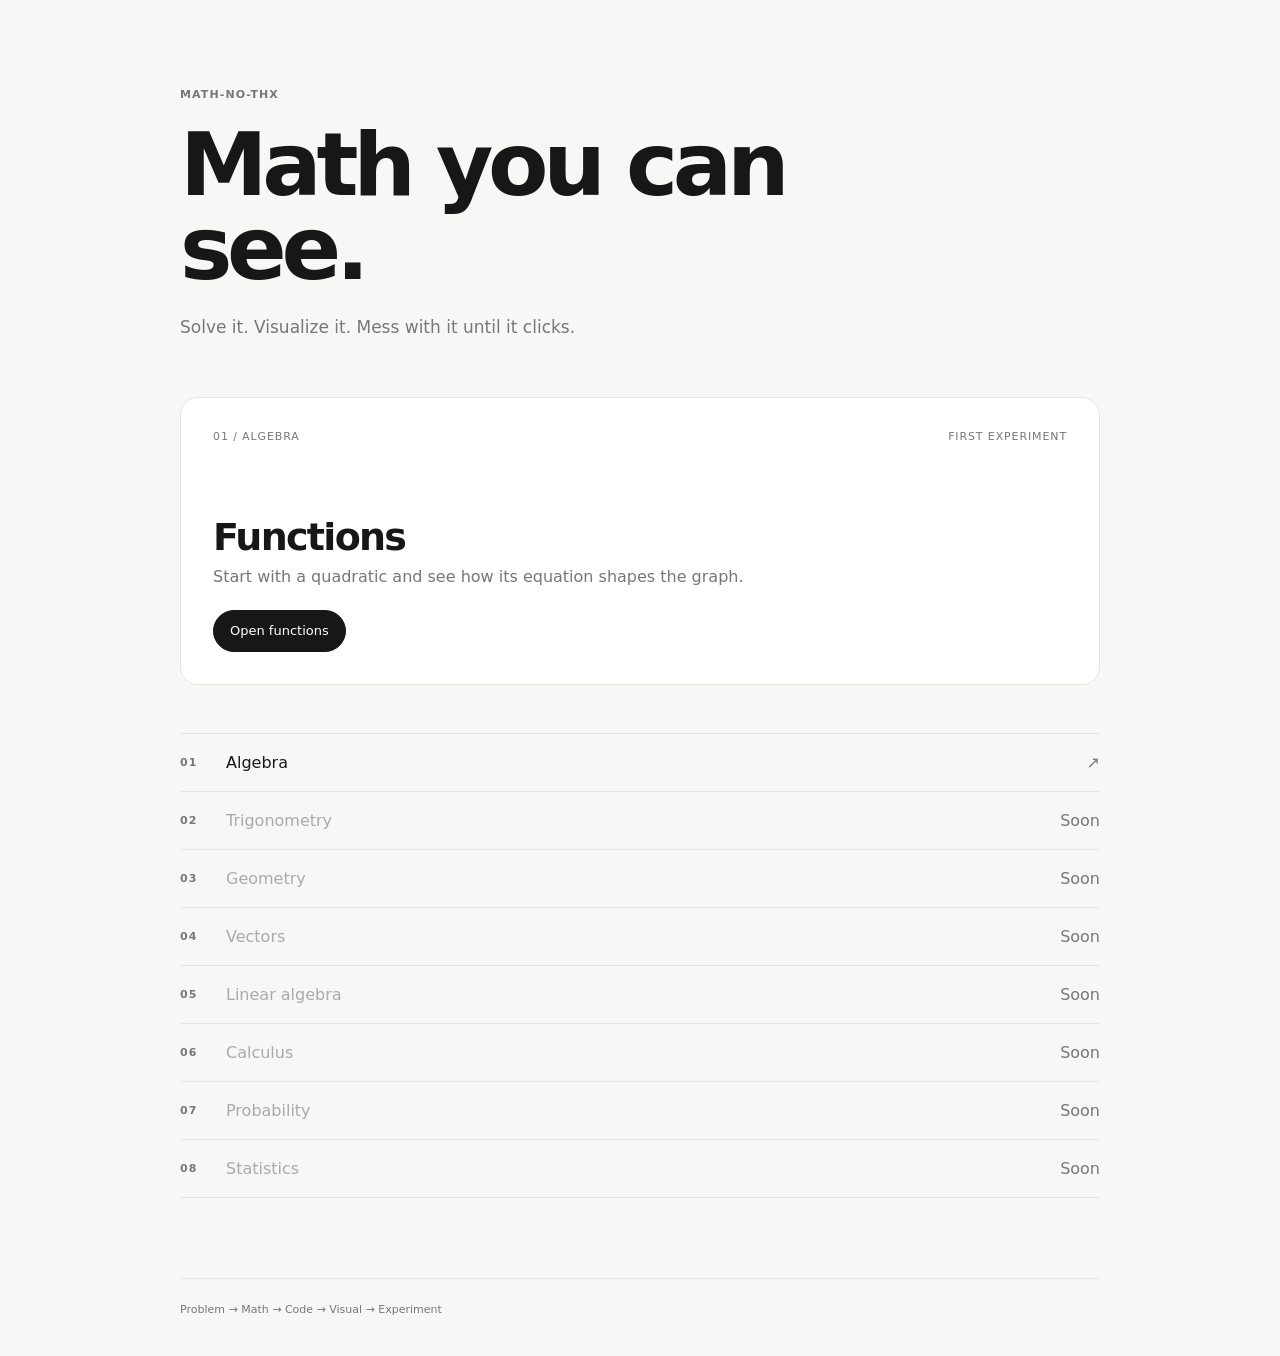
<file: index.html>
<!doctype html>
<html lang="en">
<head>
  <meta charset="utf-8">
  <meta name="viewport" content="width=device-width, initial-scale=1">
  <title>math-no-thx</title>
  <link rel="stylesheet" href="style.css">
</head>
<body>
  <header class="hero">
    <p class="eyebrow">math-no-thx</p>
    <h1>Math you can see.</h1>
    <p class="intro">Solve it. Visualize it. Mess with it until it clicks.</p>
  </header>

  <main class="container">
    <section class="card">
      <div class="card-top">
        <span class="tag">01 / Algebra</span>
        <span class="status">First experiment</span>
      </div>
      <h2>Functions</h2>
      <p>Start with a quadratic and see how its equation shapes the graph.</p>
      <a class="button" href="./functions/">Open functions</a>
    </section>

    <nav class="topics" aria-label="Topics">
      <a class="topic" href="./functions/">
        <span class="topic-number">01</span>
        <span>Algebra</span>
        <span class="topic-arrow">↗</span>
      </a>
      <a class="topic disabled" href="#">
        <span class="topic-number">02</span>
        <span>Trigonometry</span>
        <span class="topic-arrow">Soon</span>
      </a>
      <a class="topic disabled" href="#">
        <span class="topic-number">03</span>
        <span>Geometry</span>
        <span class="topic-arrow">Soon</span>
      </a>
      <a class="topic disabled" href="#">
        <span class="topic-number">04</span>
        <span>Vectors</span>
        <span class="topic-arrow">Soon</span>
      </a>
      <a class="topic disabled" href="#">
        <span class="topic-number">05</span>
        <span>Linear algebra</span>
        <span class="topic-arrow">Soon</span>
      </a>
      <a class="topic disabled" href="#">
        <span class="topic-number">06</span>
        <span>Calculus</span>
        <span class="topic-arrow">Soon</span>
      </a>
      <a class="topic disabled" href="#">
        <span class="topic-number">07</span>
        <span>Probability</span>
        <span class="topic-arrow">Soon</span>
      </a>
      <a class="topic disabled" href="#">
        <span class="topic-number">08</span>
        <span>Statistics</span>
        <span class="topic-arrow">Soon</span>
      </a>
    </nav>
  </main>

  <footer>
    Problem → Math → Code → Visual → Experiment
  </footer>
</body>
</html>
</file>
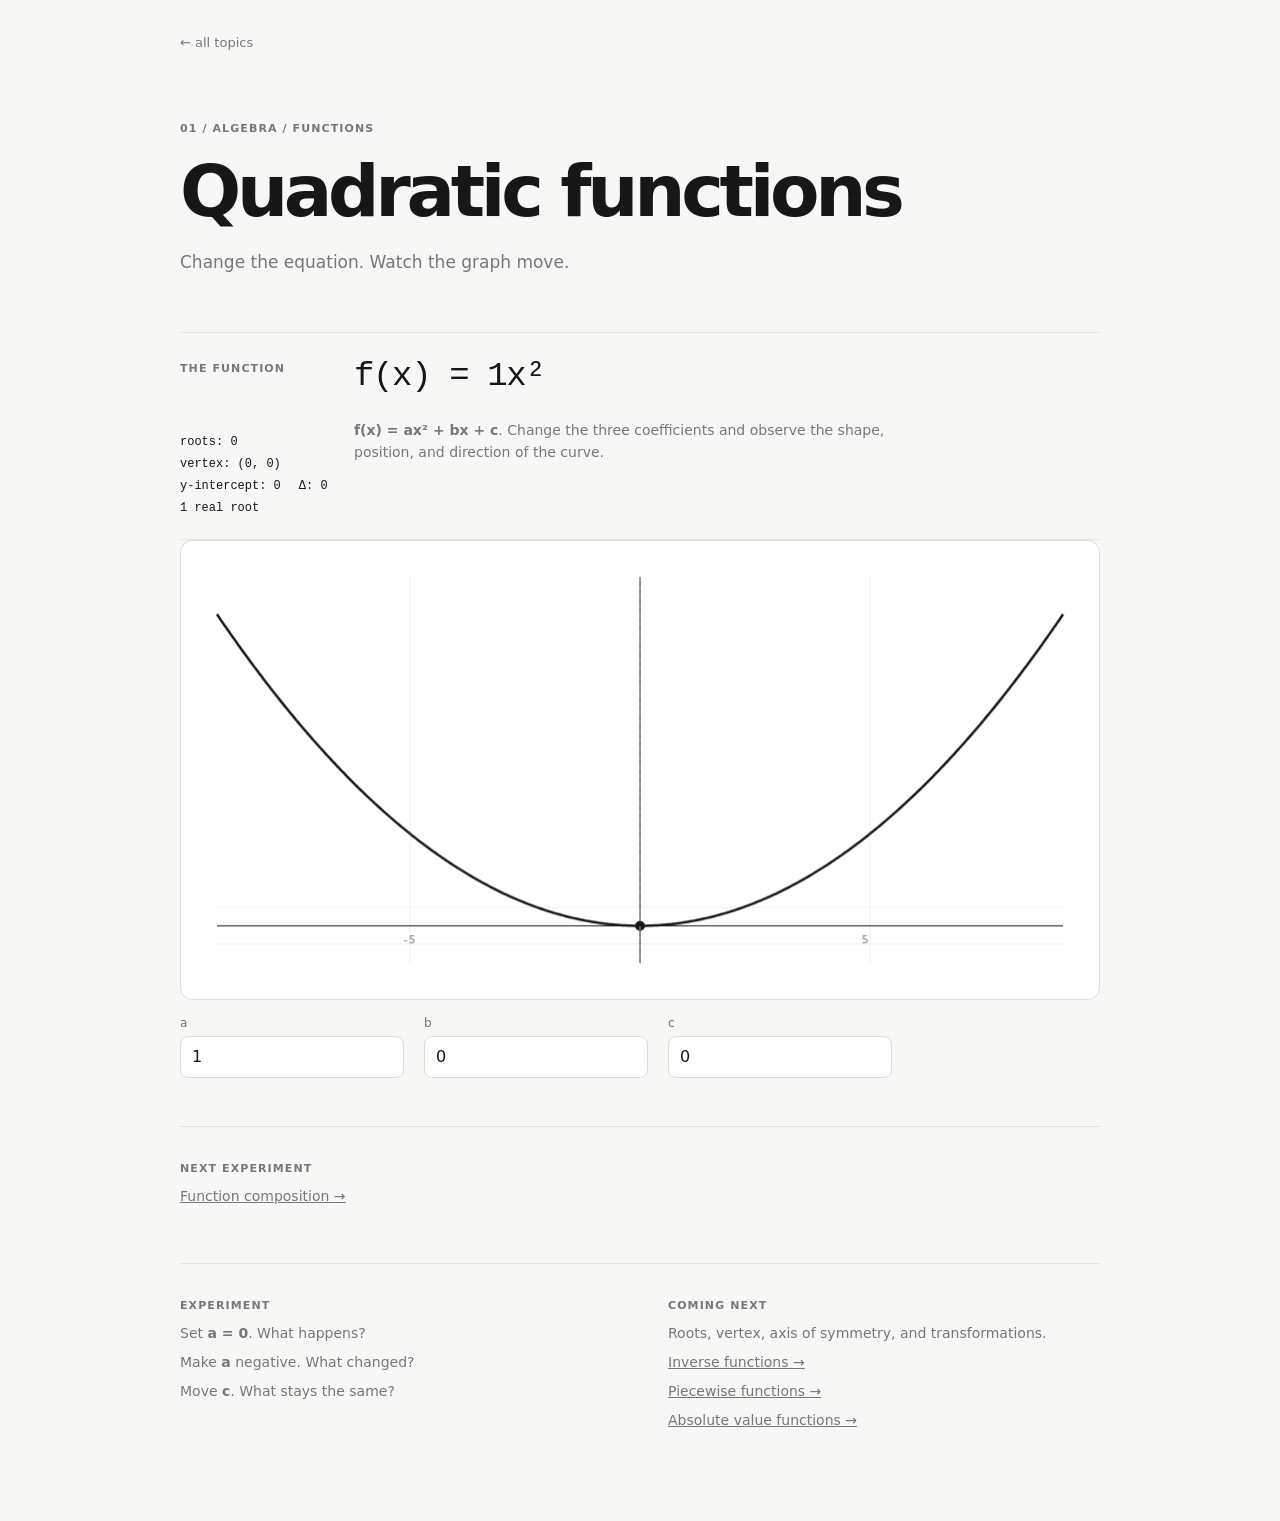
<file: functions/index.html>
<!doctype html>
<html lang="en">
<head>
  <meta charset="utf-8">
  <meta name="viewport" content="width=device-width, initial-scale=1">
  <title>Functions | math-no-thx</title>
  <link rel="stylesheet" href="../style.css">
  <link rel="stylesheet" href="../viz/viz.css">
</head>
<body>
  <main class="page">
    <a class="back" href="../">← all topics</a>

    <header class="concept-header">
      <p class="eyebrow">01 / Algebra / Functions</p>
      <h1>Quadratic functions</h1>
      <p class="lead">Change the equation. Watch the graph move.</p>
    </header>

    <section class="concept">
      <div class="math-card">
        <p class="label">The function</p>
        <p class="equation" id="equation">f(x) = x²</p>
        <div class="function-facts" id="facts"></div>
        <p class="explanation">
          <strong>f(x) = ax² + bx + c</strong>. Change the three coefficients
          and observe the shape, position, and direction of the curve.
        </p>
      </div>

      <div class="viz">
        <div class="graph-wrap">
          <canvas id="graph" class="viz-canvas"></canvas>
          <div id="cursor" class="graph-cursor" aria-hidden="true"></div>
        </div>

        <div class="viz-controls">
          <div class="viz-control">
            <label for="a">a</label>
            <input id="a" type="number" step="any" value="1">
          </div>

          <div class="viz-control">
            <label for="b">b</label>
            <input id="b" type="number" step="any" value="0">
          </div>

          <div class="viz-control">
            <label for="c">c</label>
            <input id="c" type="number" step="any" value="0">
          </div>
        </div>
      </div>
    </section>

    <section class="notes">
      <div>
        <p class="label">Next experiment</p>
        <p><a href="./composition/">Function composition →</a></p>
      </div>
    </section>

    <section class="notes">
      <div>
        <p class="label">Experiment</p>
        <p>Set <strong>a = 0</strong>. What happens?</p>
        <p>Make <strong>a</strong> negative. What changed?</p>
        <p>Move <strong>c</strong>. What stays the same?</p>
      </div>

      <div>
        <p class="label">Coming next</p>
        <p>Roots, vertex, axis of symmetry, and transformations.</p>
        <p><a href="./inverse/">Inverse functions →</a></p>
        <p><a href="./piecewise/">Piecewise functions →</a></p>
        <p><a href="./absolute-value/">Absolute value functions →</a></p>
      </div>
    </section>
  </main>

  <script type="module" src="./script.js"></script>
</body>
</html>
</file>
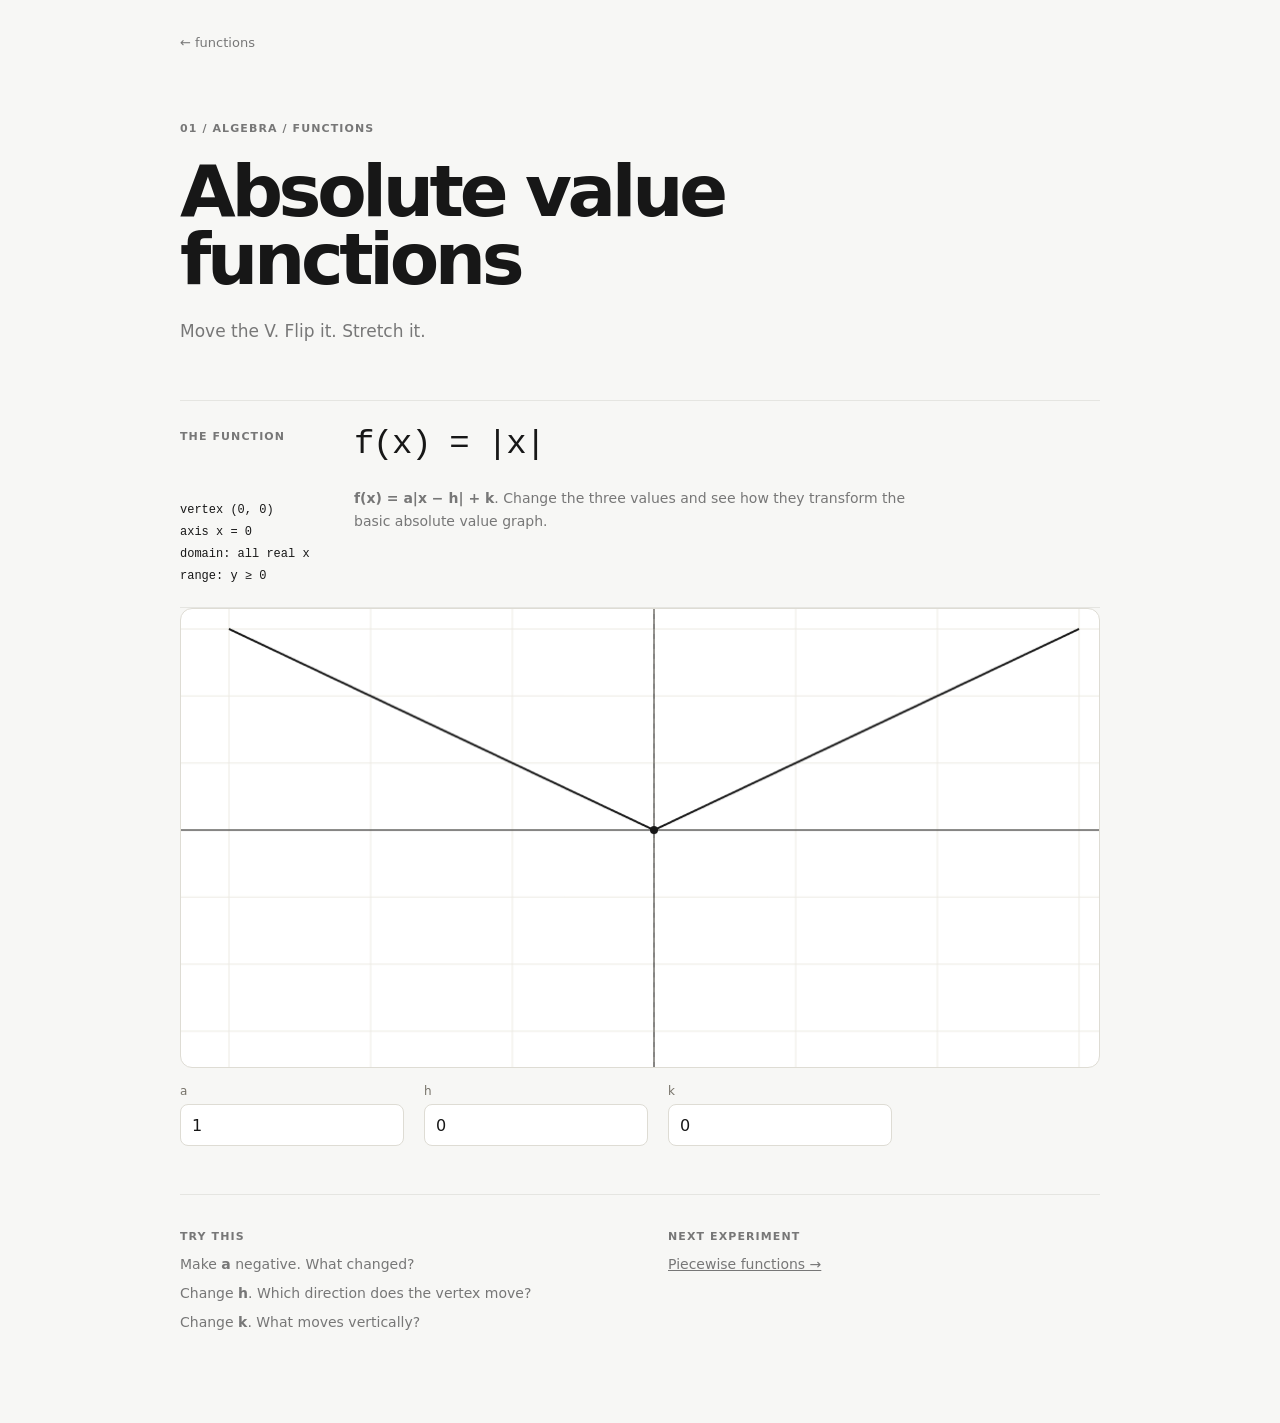
<file: functions/absolute-value/index.html>
<!doctype html>
<html lang="en">
<head>
  <meta charset="utf-8">
  <meta name="viewport" content="width=device-width, initial-scale=1">
  <title>Absolute value functions | math-no-thx</title>
  <link rel="stylesheet" href="../../style.css">
  <link rel="stylesheet" href="../../viz/viz.css">
</head>
<body>
  <main class="page">
    <a class="back" href="../">← functions</a>
    <header class="concept-header">
      <p class="eyebrow">01 / Algebra / Functions</p>
      <h1>Absolute value functions</h1>
      <p class="lead">Move the V. Flip it. Stretch it.</p>
    </header>
    <section class="concept">
      <div class="math-card">
        <p class="label">The function</p>
        <p class="equation" id="equation">f(x) = |x|</p>
        <div class="function-facts" id="facts"></div>
        <p class="explanation">
          <strong>f(x) = a|x − h| + k</strong>. Change the three values
          and see how they transform the basic absolute value graph.
        </p>
      </div>
      <div class="viz">
        <div class="graph-wrap">
          <canvas id="graph" class="viz-canvas"></canvas>
          <div id="cursor" class="graph-cursor" aria-hidden="true"></div>
        </div>
        <div class="viz-controls">
          <div class="viz-control"><label for="a">a</label><input id="a" type="number" step="any" value="1"></div>
          <div class="viz-control"><label for="h">h</label><input id="h" type="number" step="any" value="0"></div>
          <div class="viz-control"><label for="k">k</label><input id="k" type="number" step="any" value="0"></div>
        </div>
      </div>
    </section>
    <section class="notes">
      <div>
        <p class="label">Try this</p>
        <p>Make <strong>a</strong> negative. What changed?</p>
        <p>Change <strong>h</strong>. Which direction does the vertex move?</p>
        <p>Change <strong>k</strong>. What moves vertically?</p>
      </div>
      <div>
        <p class="label">Next experiment</p>
        <p><a href="../piecewise/">Piecewise functions →</a></p>
      </div>
    </section>
  </main>
  <script type="module" src="./script.js"></script>
</body>
</html>
</file>
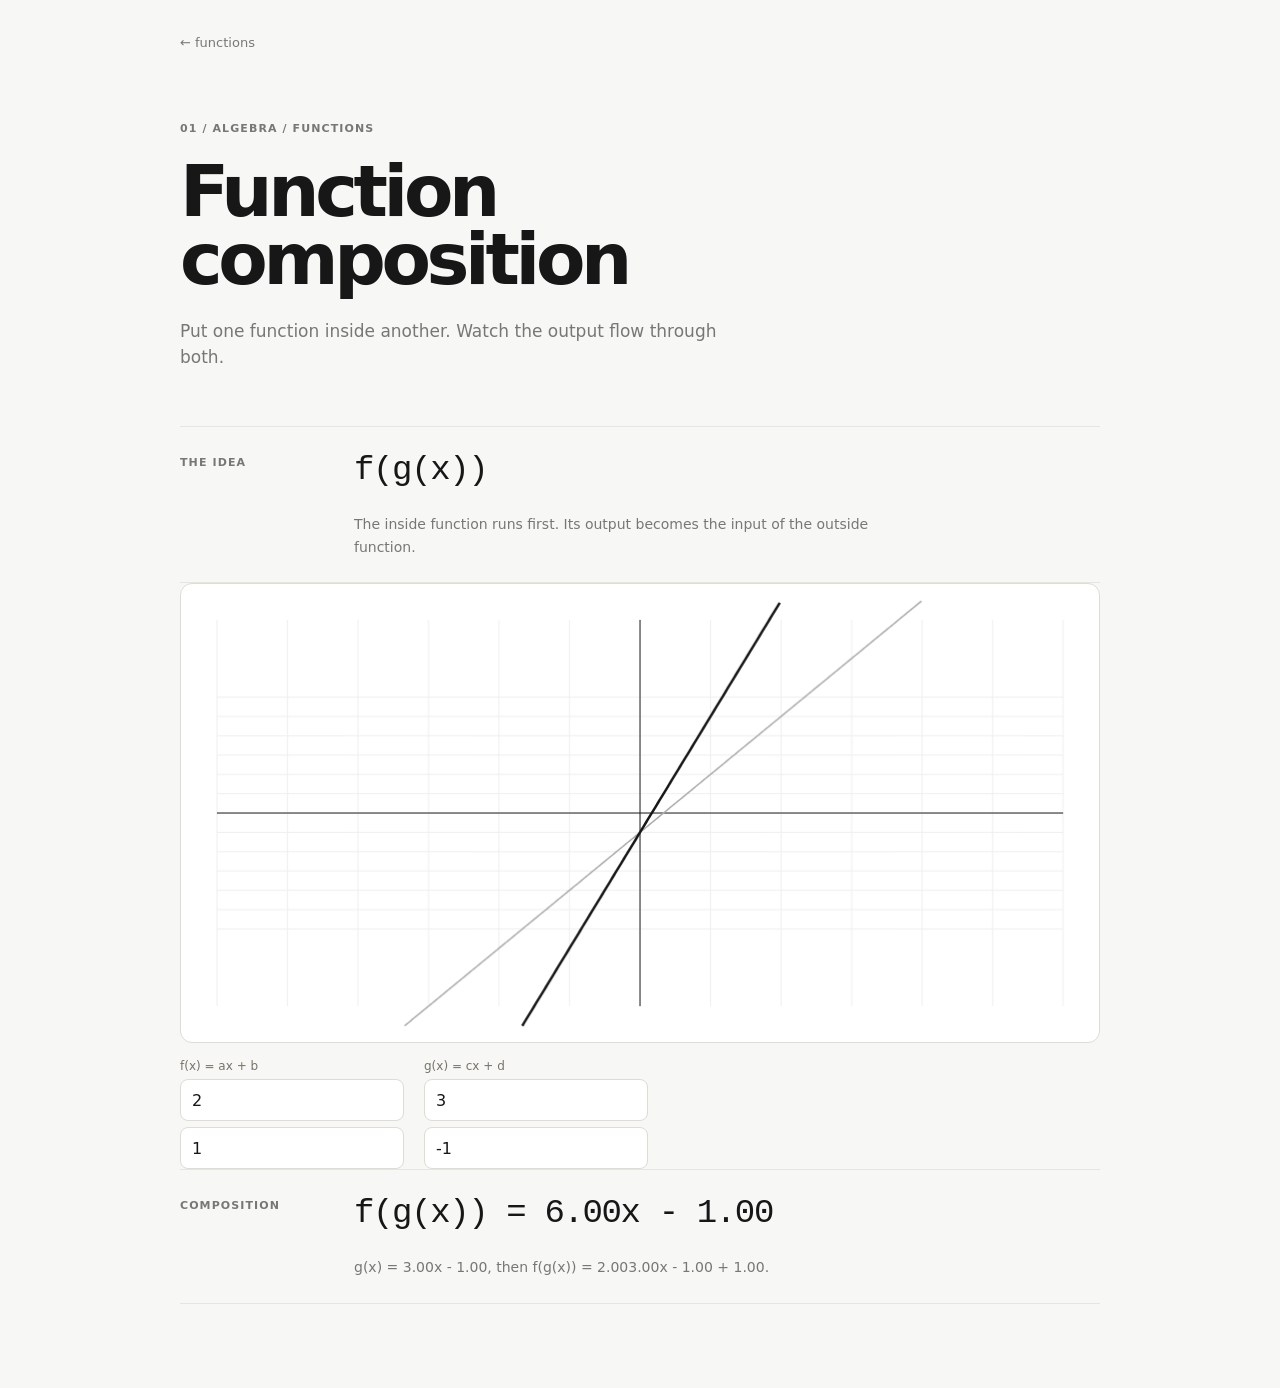
<file: functions/composition/index.html>
<!doctype html>
<html lang="en">
<head>
  <meta charset="utf-8">
  <meta name="viewport" content="width=device-width, initial-scale=1">
  <title>Composition | math-no-thx</title>
  <link rel="stylesheet" href="../../style.css">
  <link rel="stylesheet" href="../../viz/viz.css">
</head>
<body>
  <main class="page">
    <a class="back" href="../">← functions</a>

    <header class="concept-header">
      <p class="eyebrow">01 / Algebra / Functions</p>
      <h1>Function composition</h1>
      <p class="lead">Put one function inside another. Watch the output flow through both.</p>
    </header>

    <section class="concept">
      <div class="math-card">
        <p class="label">The idea</p>
        <p class="equation" id="equation">f(g(x))</p>
        <p class="explanation">
          The inside function runs first. Its output becomes the input of the outside function.
        </p>
      </div>

      <div class="viz">
        <canvas id="graph" class="viz-canvas"></canvas>

        <div class="viz-controls">
          <div class="viz-control">
            <label for="a">f(x) = ax + b</label>
            <input id="a" type="number" step="any" value="2">
            <input id="b" type="number" step="any" value="1">
          </div>

          <div class="viz-control">
            <label for="c">g(x) = cx + d</label>
            <input id="c" type="number" step="any" value="3">
            <input id="d" type="number" step="any" value="-1">
          </div>
        </div>
      </div>

      <div class="math-card">
        <p class="label">Composition</p>
        <p class="equation" id="result">f(g(x)) = 6x - 1</p>
        <p class="explanation" id="steps">
          g(x) = 3x - 1, then f(g(x)) = 2(3x - 1) + 1.
        </p>
      </div>
    </section>
  </main>

  <script type="module" src="./script.js"></script>
</body>
</html>
</file>
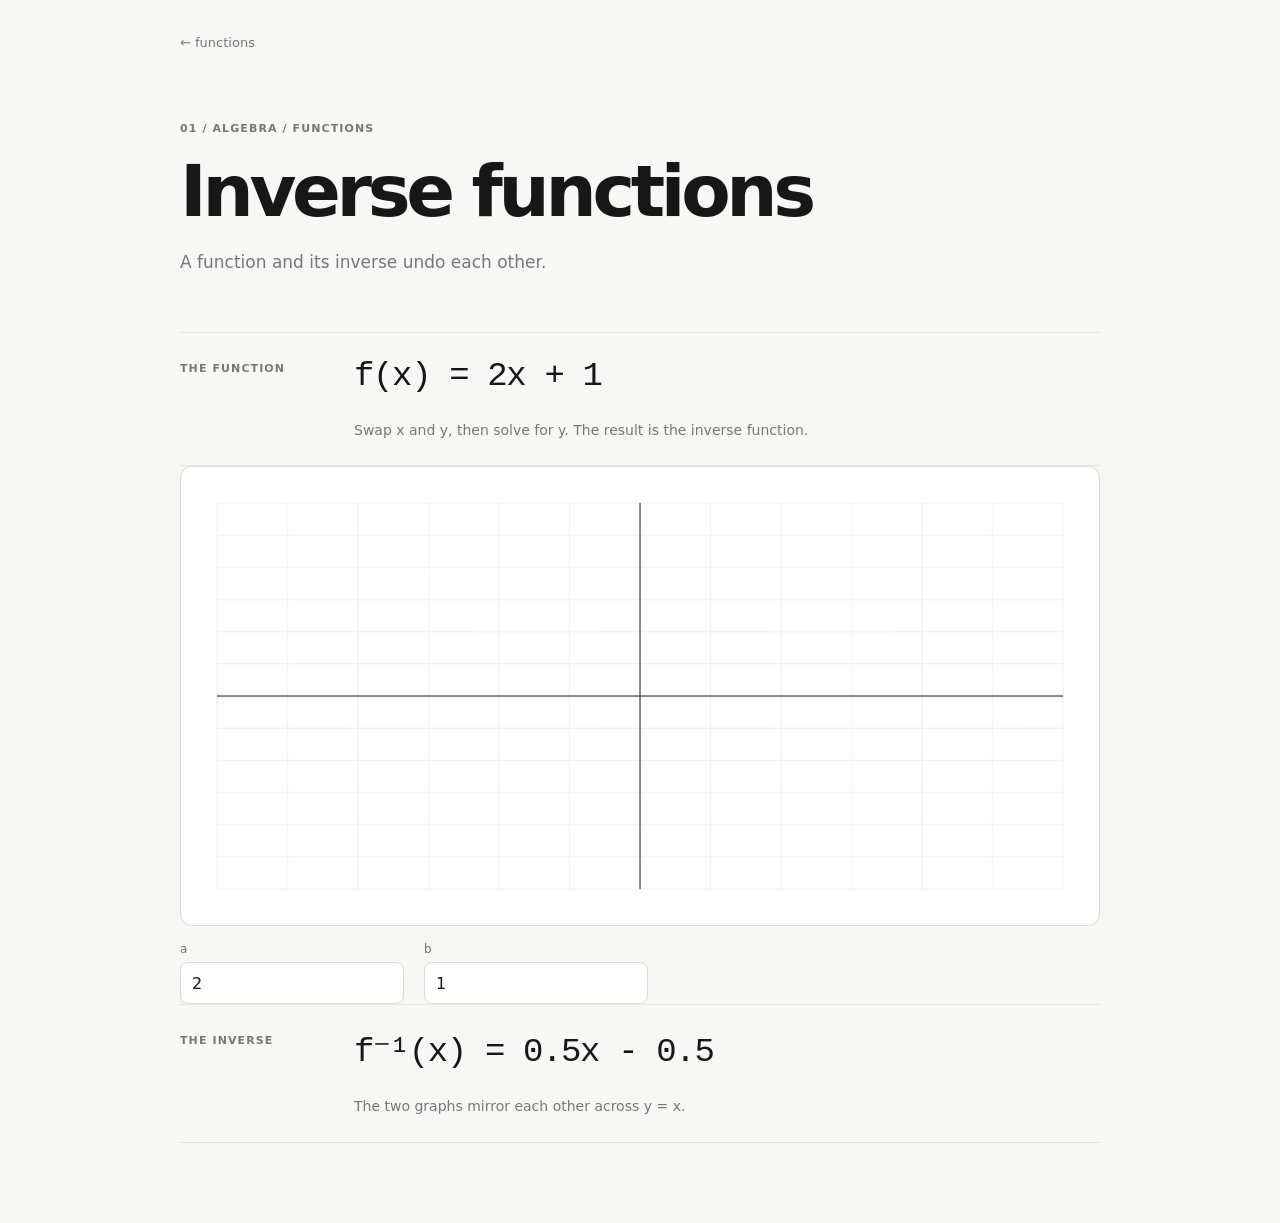
<file: functions/inverse/index.html>
<!doctype html>
<html lang="en">
<head>
  <meta charset="utf-8">
  <meta name="viewport" content="width=device-width, initial-scale=1">
  <title>Inverse functions | math-no-thx</title>
  <link rel="stylesheet" href="../../style.css">
  <link rel="stylesheet" href="../../viz/viz.css">
</head>
<body>
  <main class="page">
    <a class="back" href="../">← functions</a>
    <header class="concept-header">
      <p class="eyebrow">01 / Algebra / Functions</p>
      <h1>Inverse functions</h1>
      <p class="lead">A function and its inverse undo each other.</p>
    </header>

    <section class="concept">
      <div class="math-card">
        <p class="label">The function</p>
        <p class="equation" id="function">f(x) = 2x + 1</p>
        <p class="explanation">Swap x and y, then solve for y. The result is the inverse function.</p>
      </div>

      <div class="viz">
        <canvas id="graph" class="viz-canvas"></canvas>
        <div class="viz-controls">
          <div class="viz-control">
            <label for="a">a</label>
            <input id="a" type="number" step="any" value="2">
          </div>
          <div class="viz-control">
            <label for="b">b</label>
            <input id="b" type="number" step="any" value="1">
          </div>
        </div>
      </div>

      <div class="math-card">
        <p class="label">The inverse</p>
        <p class="equation" id="inverse">f⁻¹(x) = 0.5x - 0.5</p>
        <p class="explanation" id="relationship">The two graphs mirror each other across y = x.</p>
      </div>
    </section>
  </main>
  <script type="module" src="./script.js"></script>
</body>
</html>
</file>
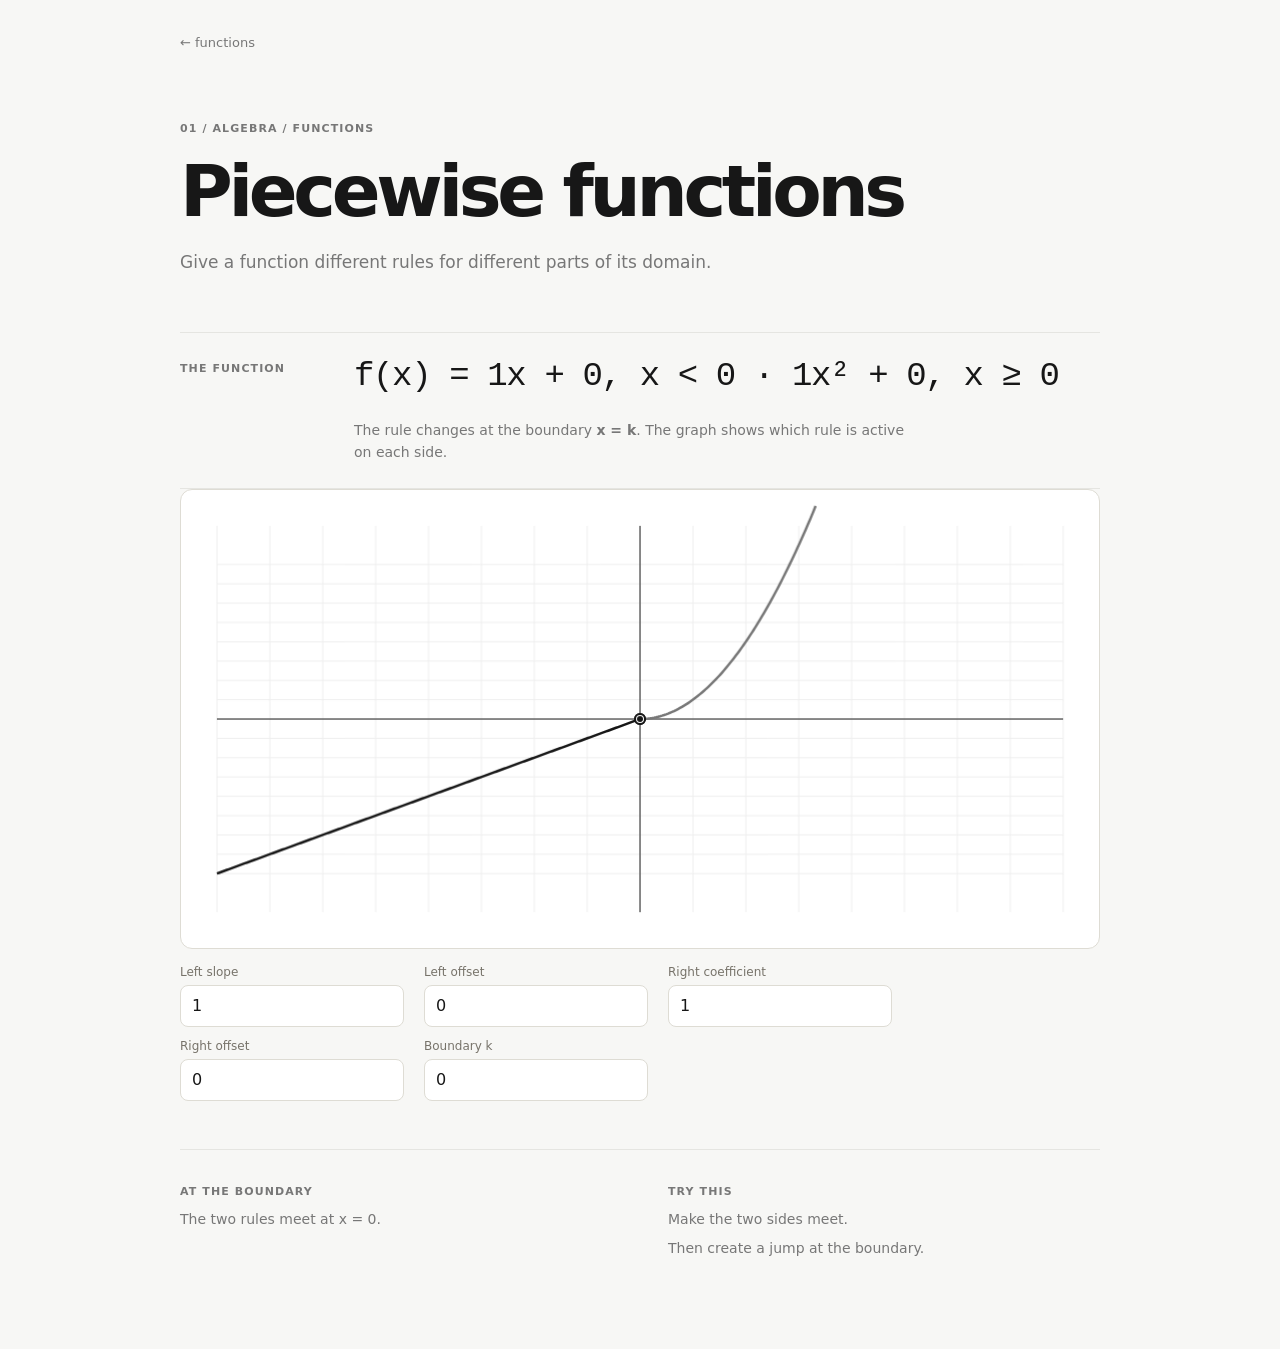
<file: functions/piecewise/index.html>
<!doctype html>
<html lang="en">
<head>
  <meta charset="utf-8">
  <meta name="viewport" content="width=device-width, initial-scale=1">
  <title>Piecewise functions | math-no-thx</title>
  <link rel="stylesheet" href="../../style.css">
  <link rel="stylesheet" href="../../viz/viz.css">
</head>
<body>
  <main class="page">
    <a class="back" href="../">← functions</a>

    <header class="concept-header">
      <p class="eyebrow">01 / Algebra / Functions</p>
      <h1>Piecewise functions</h1>
      <p class="lead">Give a function different rules for different parts of its domain.</p>
    </header>

    <section class="concept">
      <div class="math-card">
        <p class="label">The function</p>
        <p class="equation" id="equation">f(x) = x, x &lt; 0 · x², x ≥ 0</p>
        <p class="explanation">
          The rule changes at the boundary <strong>x = k</strong>.
          The graph shows which rule is active on each side.
        </p>
      </div>

      <div class="viz">
        <canvas id="graph" class="viz-canvas"></canvas>

        <div class="viz-controls">
          <div class="viz-control">
            <label for="leftA">Left slope</label>
            <input id="leftA" type="number" step="any" value="1">
          </div>

          <div class="viz-control">
            <label for="leftB">Left offset</label>
            <input id="leftB" type="number" step="any" value="0">
          </div>

          <div class="viz-control">
            <label for="rightA">Right coefficient</label>
            <input id="rightA" type="number" step="any" value="1">
          </div>

          <div class="viz-control">
            <label for="rightB">Right offset</label>
            <input id="rightB" type="number" step="any" value="0">
          </div>

          <div class="viz-control">
            <label for="boundary">Boundary k</label>
            <input id="boundary" type="number" step="any" value="0">
          </div>
        </div>
      </div>

      <section class="notes">
        <div>
          <p class="label">At the boundary</p>
          <p id="boundaryText">Left and right rules meet at x = 0.</p>
        </div>

        <div>
          <p class="label">Try this</p>
          <p>Make the two sides meet.</p>
          <p>Then create a jump at the boundary.</p>
        </div>
      </section>
    </section>
  </main>

  <script type="module" src="./script.js"></script>
</body>
</html>
</file>
<file: style.css>
:root {
  --bg: #f7f7f5;
  --surface: #ffffff;
  --text: #171717;
  --muted: #777;
  --line: #e5e5e1;
}

* {
  box-sizing: border-box;
}

html {
  scroll-behavior: smooth;
}

body {
  margin: 0;
  min-height: 100vh;
  background: var(--bg);
  color: var(--text);
  font-family: Inter, ui-sans-serif, system-ui, -apple-system, BlinkMacSystemFont, "Segoe UI", sans-serif;
}

a {
  color: inherit;
}

.hero,
.container,
.page,
footer {
  width: min(920px, calc(100% - 40px));
  margin-inline: auto;
}

.hero {
  padding: 88px 0 56px;
}

.eyebrow,
.label,
.topic-number {
  color: var(--muted);
  font-size: 11px;
  font-weight: 650;
  letter-spacing: .1em;
  text-transform: uppercase;
}

.eyebrow {
  margin: 0 0 22px;
}

h1 {
  max-width: 760px;
  margin: 0;
  font-size: clamp(48px, 8vw, 88px);
  line-height: .95;
  letter-spacing: -.06em;
}

.intro,
.lead {
  max-width: 560px;
  margin: 24px 0 0;
  color: var(--muted);
  font-size: 17px;
  line-height: 1.55;
}

.container {
  padding-bottom: 80px;
}

.card {
  padding: 32px;
  border: 1px solid var(--line);
  border-radius: 18px;
  background: var(--surface);
}

.card-top {
  display: flex;
  justify-content: space-between;
  gap: 16px;
}

.tag,
.status {
  color: var(--muted);
  font-size: 11px;
  letter-spacing: .08em;
  text-transform: uppercase;
}

.card h2 {
  margin: 72px 0 8px;
  font-size: 38px;
  letter-spacing: -.045em;
}

.card p {
  margin: 0 0 24px;
  color: var(--muted);
}

.button {
  display: inline-flex;
  align-items: center;
  min-height: 42px;
  padding: 0 16px;
  border: 1px solid var(--text);
  border-radius: 999px;
  background: var(--text);
  color: #fff;
  font-size: 13px;
  text-decoration: none;
}

.button:hover {
  opacity: .78;
}

.topics {
  margin-top: 48px;
  border-top: 1px solid var(--line);
}

.topic {
  display: flex;
  align-items: center;
  gap: 18px;
  min-height: 58px;
  border-bottom: 1px solid var(--line);
  text-decoration: none;
}

.topic:hover {
  padding-left: 6px;
}

.topic-number {
  width: 28px;
}

.topic-arrow {
  margin-left: auto;
  color: var(--muted);
}

.topic.disabled {
  color: #aaa;
  pointer-events: none;
}

footer {
  padding: 24px 0 40px;
  border-top: 1px solid var(--line);
  color: var(--muted);
  font-size: 11px;
}

.page {
  padding: 32px 0 80px;
}

.back {
  display: inline-block;
  margin-bottom: 72px;
  color: var(--muted);
  font-size: 13px;
  text-decoration: none;
}

.back:hover {
  color: var(--text);
}

.concept-header h1 {
  font-size: clamp(42px, 7vw, 72px);
}

.concept {
  margin-top: 56px;
}

.math-card {
  display: grid;
  grid-template-columns: 150px 1fr;
  gap: 24px;
  padding: 24px 0;
  border-top: 1px solid var(--line);
  border-bottom: 1px solid var(--line);
}

.math-card .label {
  margin: 5px 0 0;
}

.equation {
  margin: 0;
  font-family: ui-monospace, SFMono-Regular, Menlo, monospace;
  font-size: clamp(22px, 4vw, 34px);
  letter-spacing: -.04em;
}

.explanation {
  grid-column: 2;
  max-width: 560px;
  margin: 0;
  color: var(--muted);
  font-size: 14px;
  line-height: 1.6;
}

.notes {
  display: grid;
  grid-template-columns: 1fr 1fr;
  gap: 56px;
  margin-top: 48px;
  padding-top: 24px;
  border-top: 1px solid var(--line);
}

.notes p:not(.label) {
  margin: 8px 0;
  color: var(--muted);
  font-size: 14px;
  line-height: 1.5;
}

@media (max-width: 640px) {
  .hero {
    padding-top: 64px;
  }

  .hero,
  .container,
  .page,
  footer {
    width: min(100% - 32px, 920px);
  }

  .card {
    padding: 24px;
  }

  .card h2 {
    margin-top: 56px;
  }

  .math-card {
    grid-template-columns: 1fr;
    gap: 12px;
  }

  .explanation {
    grid-column: auto;
  }

  .notes {
    grid-template-columns: 1fr;
    gap: 28px;
  }

  .back {
    margin-bottom: 56px;
  }
}
</file>
<file: viz/viz.css>
.viz {
  --viz-bg: #f6f5f1;
  --viz-panel: #ffffff;
  --viz-text: #171717;
  --viz-muted: #77736a;
  --viz-line: #dedcd4;
  --viz-accent: #171717;
  color: var(--viz-text);
}

.graph-wrap {
  position: relative;
}

.viz-canvas {
  display: block;
  width: 100%;
  height: 460px;
  border: 1px solid var(--viz-line);
  border-radius: 12px;
  background: var(--viz-panel);
}

.graph-cursor {
  position: absolute;
  display: none;
  pointer-events: none;
  padding: 5px 8px;
  border: 1px solid var(--viz-line);
  border-radius: 6px;
  background: var(--viz-panel);
  color: var(--viz-text);
  font: 11px ui-monospace, SFMono-Regular, Menlo, monospace;
  transform: translate(10px, 10px);
}

.viz-controls {
  display: flex;
  flex-wrap: wrap;
  align-items: center;
  gap: 12px 20px;
  margin-top: 16px;
}

.viz-control {
  display: grid;
  gap: 6px;
  min-width: 180px;
}

.viz-control label {
  color: var(--viz-muted);
  font-size: 12px;
}

.viz-control input[type="number"] {
  width: 100%;
  min-height: 42px;
  padding: 0 11px;
  border: 1px solid var(--viz-line);
  border-radius: 8px;
  background: var(--viz-panel);
  color: var(--viz-text);
  font: inherit;
  font-variant-numeric: tabular-nums;
}

.viz-control input[type="number"]:focus {
  outline: 2px solid var(--viz-text);
  outline-offset: 2px;
}

.viz-value {
  font-variant-numeric: tabular-nums;
}

.viz-button {
  min-height: 44px;
  padding: 10px 16px;
  border: 1px solid var(--viz-line);
  border-radius: 999px;
  background: var(--viz-panel);
  color: var(--viz-text);
  cursor: pointer;
}

.graph-wrap:hover .graph-cursor {
  display: block;
}

.viz-button:hover {
  border-color: var(--viz-text);
}

.viz-button:focus-visible,
.viz-control input:focus-visible {
  outline: 2px solid var(--viz-text);
  outline-offset: 2px;
}

@media (max-width: 640px) {
  .viz-canvas {
    height: 340px;
  }

  .viz-control {
    width: 100%;
  }
}

.function-facts {
  display: flex;
  flex-wrap: wrap;
  gap: 8px 18px;
  margin-top: 16px;
  color: var(--viz-muted);
  font: 12px ui-monospace, SFMono-Regular, Menlo, monospace;
}

.function-fact {
  white-space: nowrap;
}
</file>
